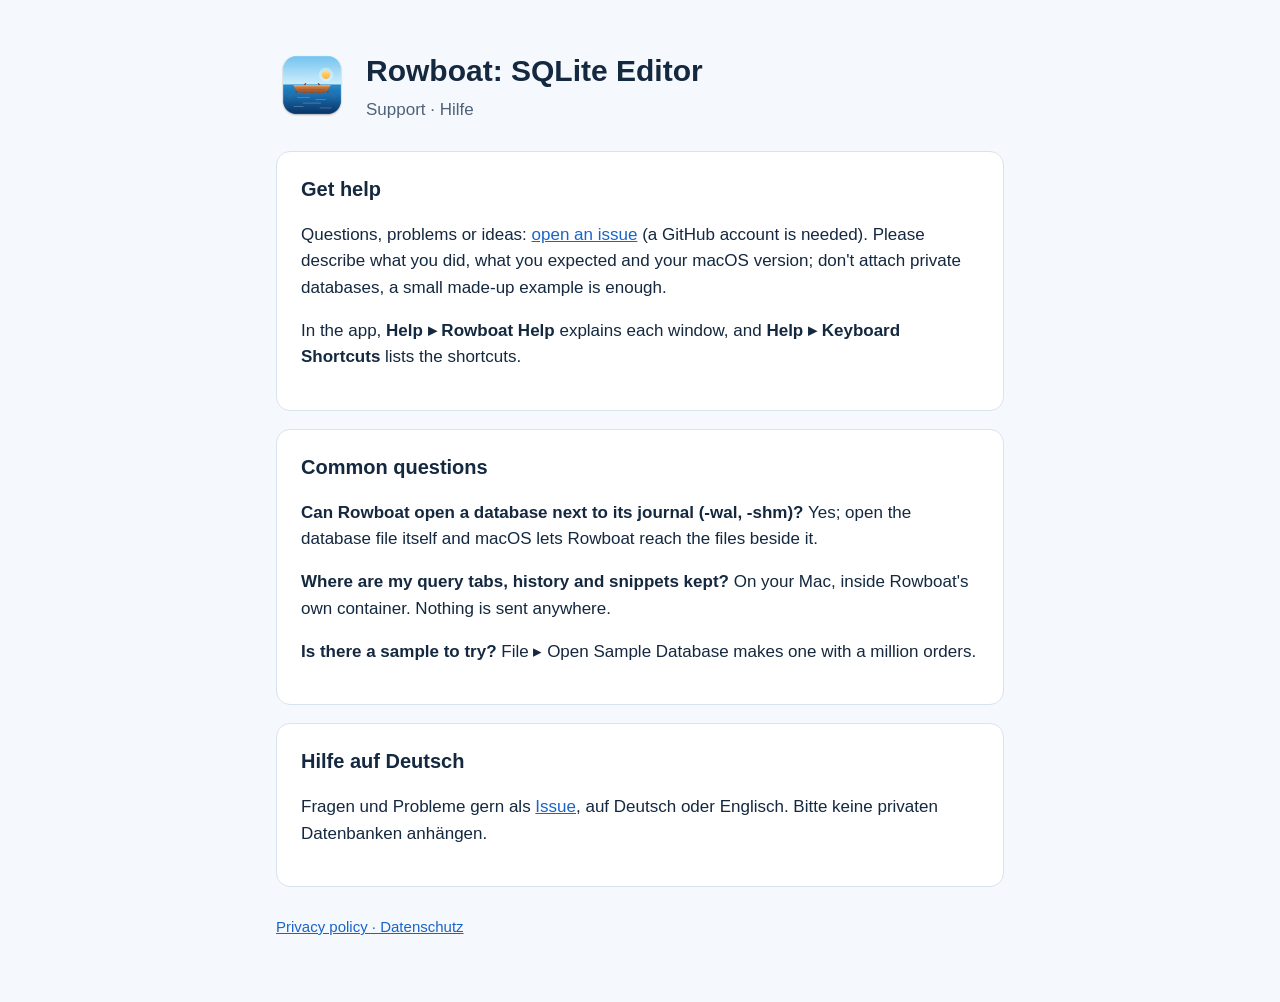
<file: index.html>
<!doctype html><html lang="en"><head><meta charset="utf-8"><meta name="viewport" content="width=device-width,initial-scale=1">
<title>Rowboat Support</title><link rel="stylesheet" href="style.css"><link rel="icon" href="icon.png"></head><body><main>
<header><img src="icon.png" alt=""><div><h1>Rowboat: SQLite Editor</h1><p>Support · Hilfe</p></div></header>
<section><h2>Get help</h2>
<p>Questions, problems or ideas: <a href="https://github.com/lhassa8/rowboat-app/issues/new">open an issue</a> (a GitHub account is needed). Please describe what you did, what you expected and your macOS version; don't attach private databases, a small made-up example is enough.</p>
<p>In the app, <b>Help ▸ Rowboat Help</b> explains each window, and <b>Help ▸ Keyboard Shortcuts</b> lists the shortcuts.</p></section>
<section><h2>Common questions</h2>
<p><b>Can Rowboat open a database next to its journal (-wal, -shm)?</b> Yes; open the database file itself and macOS lets Rowboat reach the files beside it.</p>
<p><b>Where are my query tabs, history and snippets kept?</b> On your Mac, inside Rowboat's own container. Nothing is sent anywhere.</p>
<p><b>Is there a sample to try?</b> File ▸ Open Sample Database makes one with a million orders.</p></section>
<section><h2>Hilfe auf Deutsch</h2>
<p>Fragen und Probleme gern als <a href="https://github.com/lhassa8/rowboat-app/issues/new">Issue</a>, auf Deutsch oder Englisch. Bitte keine privaten Datenbanken anhängen.</p></section>
<nav><a href="privacy.html">Privacy policy · Datenschutz</a></nav>
</main></body></html>
</file>
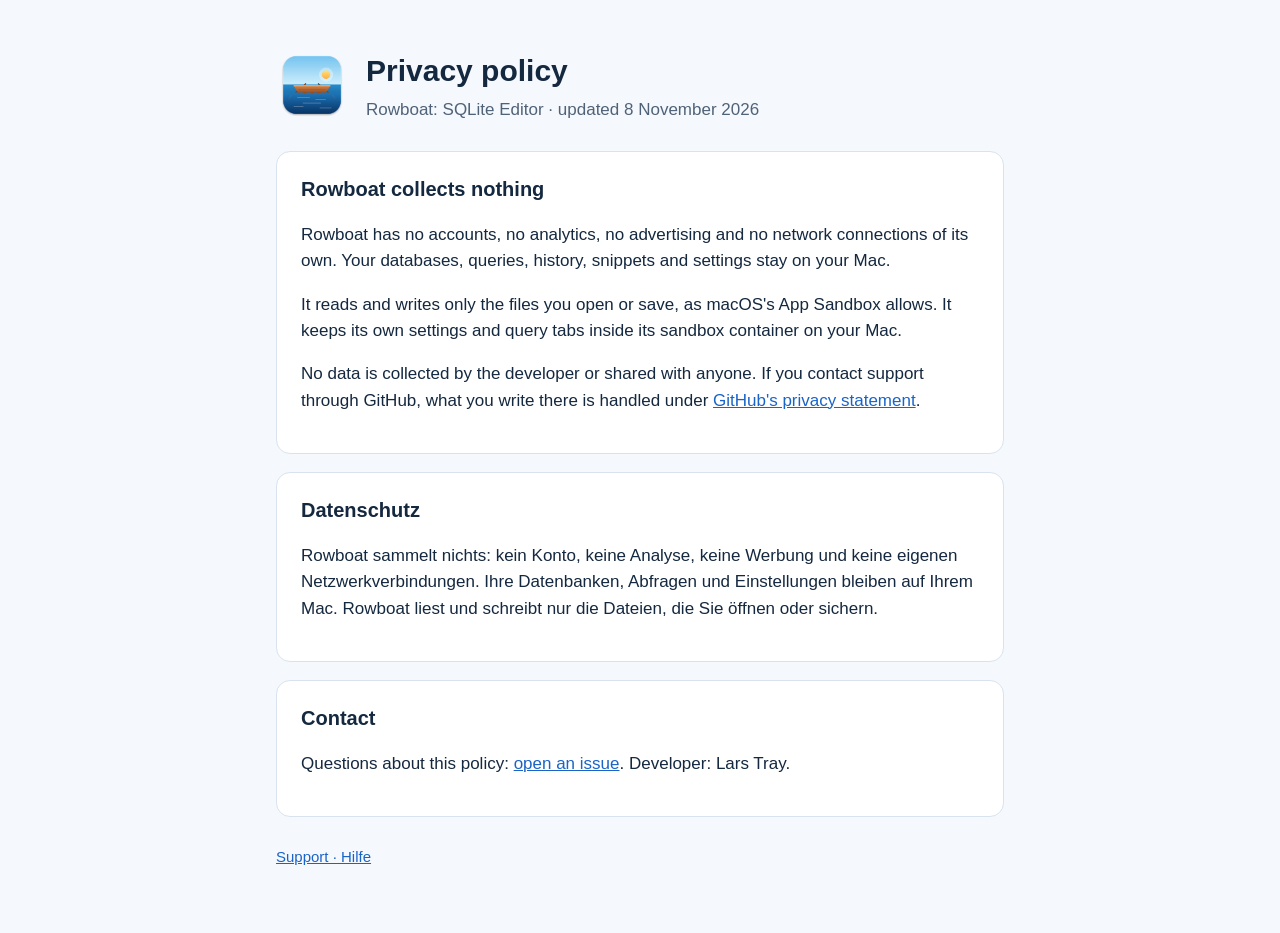
<file: privacy.html>
<!doctype html><html lang="en"><head><meta charset="utf-8"><meta name="viewport" content="width=device-width,initial-scale=1">
<title>Rowboat Privacy</title><link rel="stylesheet" href="style.css"><link rel="icon" href="icon.png"></head><body><main>
<header><img src="icon.png" alt=""><div><h1>Privacy policy</h1><p>Rowboat: SQLite Editor · updated 8 November 2026</p></div></header>
<section><h2>Rowboat collects nothing</h2>
<p>Rowboat has no accounts, no analytics, no advertising and no network connections of its own. Your databases, queries, history, snippets and settings stay on your Mac.</p>
<p>It reads and writes only the files you open or save, as macOS's App Sandbox allows. It keeps its own settings and query tabs inside its sandbox container on your Mac.</p>
<p>No data is collected by the developer or shared with anyone. If you contact support through GitHub, what you write there is handled under <a href="https://docs.github.com/site-policy/privacy-policies/github-general-privacy-statement">GitHub's privacy statement</a>.</p></section>
<section lang="de"><h2>Datenschutz</h2>
<p>Rowboat sammelt nichts: kein Konto, keine Analyse, keine Werbung und keine eigenen Netzwerkverbindungen. Ihre Datenbanken, Abfragen und Einstellungen bleiben auf Ihrem Mac. Rowboat liest und schreibt nur die Dateien, die Sie öffnen oder sichern.</p></section>
<section><h2>Contact</h2><p>Questions about this policy: <a href="https://github.com/lhassa8/rowboat-app/issues/new">open an issue</a>. Developer: Lars Tray.</p></section>
<nav><a href="./">Support · Hilfe</a></nav>
</main></body></html>
</file>
<file: style.css>
:root{--bg:#f5f8fc;--fg:#14283f;--muted:#4f6278;--card:#fff;--line:#d9e3ef;--link:#1a64c8}
@media (prefers-color-scheme:dark){:root{--bg:#10161e;--fg:#e8eef6;--muted:#9fb0c4;--card:#18212c;--line:#2a3646;--link:#6fa8f5}}
*{box-sizing:border-box}body{margin:0;background:var(--bg);color:var(--fg);font:17px/1.55 -apple-system,BlinkMacSystemFont,"Helvetica Neue",sans-serif}
main{max-width:760px;margin:0 auto;padding:48px 16px 64px}header{display:flex;gap:18px;align-items:center;margin-bottom:28px}
header img{width:72px;height:72px}h1{font-size:30px;margin:0}header p{margin:2px 0 0;color:var(--muted)}
section{background:var(--card);border:1px solid var(--line);border-radius:14px;padding:22px 24px;margin:18px 0}
h2{font-size:20px;margin:0 0 8px}a{color:var(--link)}nav{margin-top:28px;color:var(--muted);font-size:15px}
</file>
